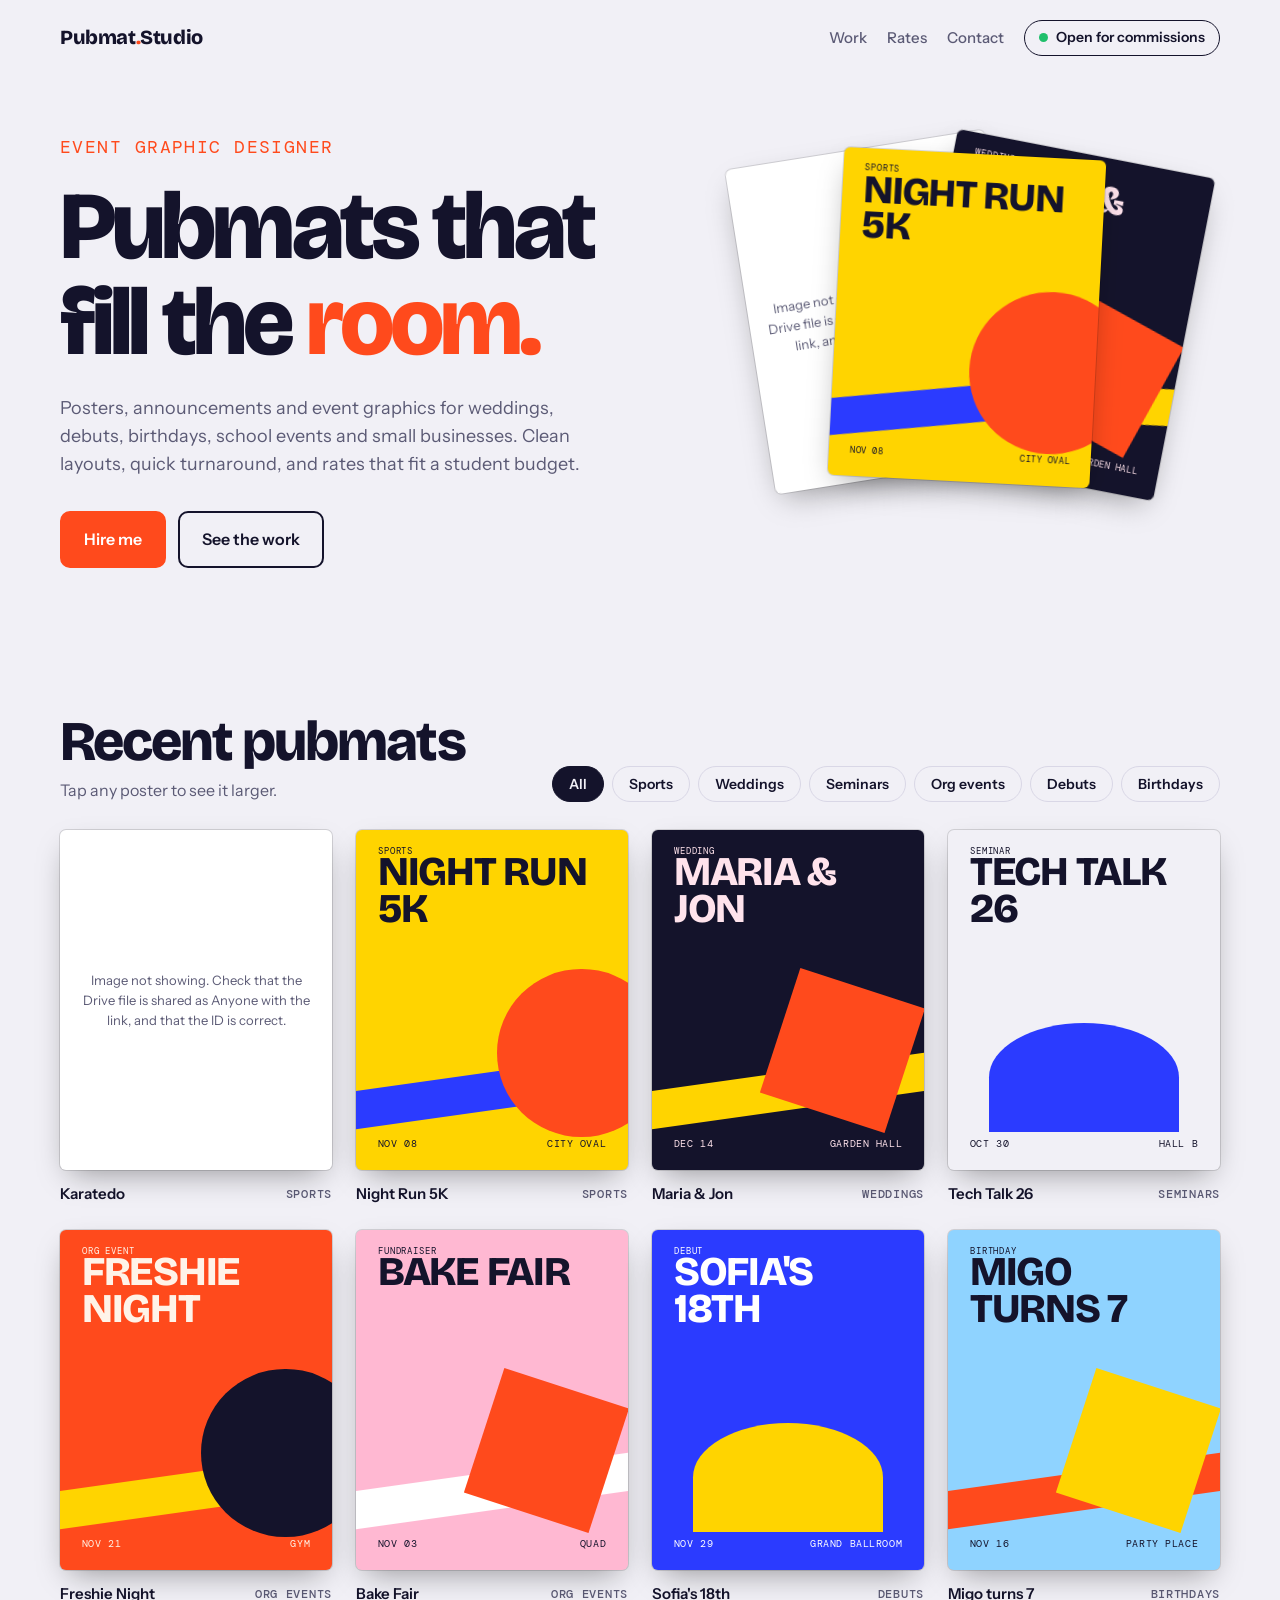
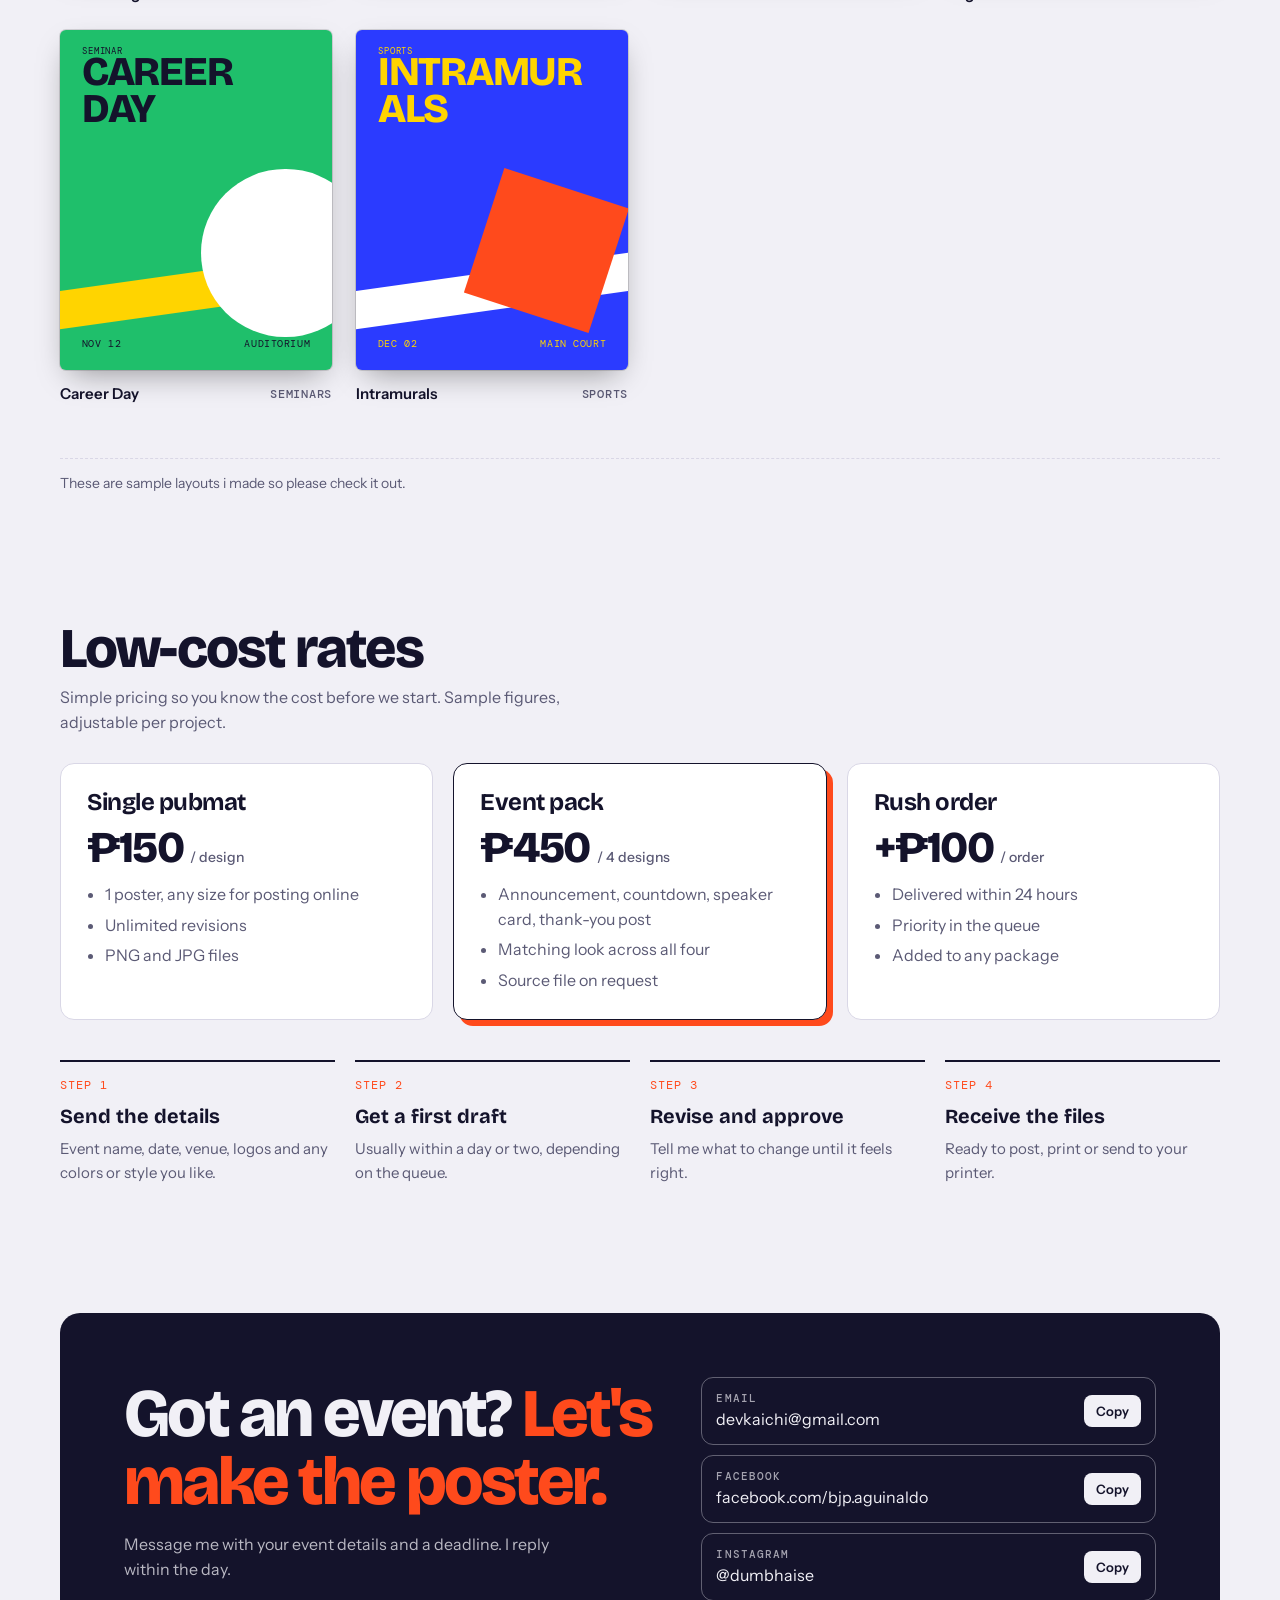
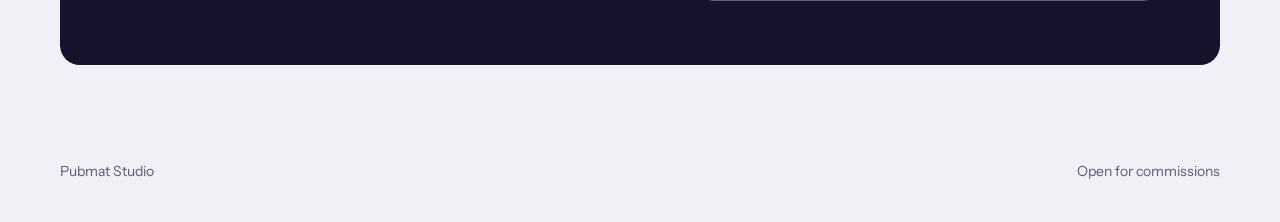
<file: index.html>
<!doctype html>
<html lang="en">
<head>
<meta charset="utf-8">
<meta name="viewport" content="width=device-width, initial-scale=1, viewport-fit=cover">
<meta name="color-scheme" content="light dark">
<title>Pubmat Studio</title>
<link rel="stylesheet" href="https://fonts.googleapis.com/css2?family=Bricolage+Grotesque:opsz,wght@12..96,500;12..96,800&family=Instrument+Sans:wght@400;500;600&family=DM+Mono:wght@400;500&display=swap">
<link rel="stylesheet" href="style.css">
</head>
<body>

<div class="wrap">
  <nav>
    <a class="brand" href="#top">Pubmat<i>.</i>Studio</a>
    <div class="links">
      <a href="#work">Work</a><a href="#rates">Rates</a><a href="#contact">Contact</a>
      <span class="status">Open for commissions</span>
    </div>
  </nav>

  <header class="hero" id="top">
    <div>
      <p class="mono" style="margin:0 0 18px;color:var(--accent)">Event graphic designer</p>
      <h1>Pubmats that fill the <em>room.</em></h1>
      <p>Posters, announcements and event graphics for weddings, debuts, birthdays, school events and small businesses. Clean layouts, quick turnaround, and rates that fit a student budget.</p>
      <div class="cta">
        <a class="btn primary" href="#contact">Hire me</a>
        <a class="btn" href="#work">See the work</a>
      </div>
    </div>
    <div class="fan" id="fan" aria-hidden="true"></div>
  </header>

  <section id="work">
    <div class="head">
      <div>
        <h2>Recent pubmats</h2>
        <p>Tap any poster to see it larger.</p>
      </div>
      <div class="filters" id="filters" role="group" aria-label="Filter by event type"></div>
    </div>
    <div class="grid" id="grid"></div>
    <p class="note">These are sample layouts i made so please check it out.</p>
  </section>

  <section id="rates">
    <div class="head">
      <div>
        <h2>Low-cost rates</h2>
        <p>Simple pricing so you know the cost before we start. Sample figures, adjustable per project.</p>
      </div>
    </div>
    <div class="rates">
      <div class="rate">
        <h3>Single pubmat</h3>
        <div class="price">₱150 <small>/ design</small></div>
        <ul><li>1 poster, any size for posting online</li><li>Unlimited revisions</li><li>PNG and JPG files</li></ul>
      </div>
      <div class="rate pick">
        <h3>Event pack</h3>
        <div class="price">₱450 <small>/ 4 designs</small></div>
        <ul><li>Announcement, countdown, speaker card, thank-you post</li><li>Matching look across all four</li><li>Source file on request</li></ul>
      </div>
      <div class="rate">
        <h3>Rush order</h3>
        <div class="price">+₱100 <small>/ order</small></div>
        <ul><li>Delivered within 24 hours</li><li>Priority in the queue</li><li>Added to any package</li></ul>
      </div>
    </div>
    <ol class="steps">
      <li><b>Send the details</b><span>Event name, date, venue, logos and any colors or style you like.</span></li>
      <li><b>Get a first draft</b><span>Usually within a day or two, depending on the queue.</span></li>
      <li><b>Revise and approve</b><span>Tell me what to change until it feels right.</span></li>
      <li><b>Receive the files</b><span>Ready to post, print or send to your printer.</span></li>
    </ol>
  </section>

  <section id="contact">
    <div class="contact">
      <div>
        <h2>Got an event? <em>Let's make the poster.</em></h2>
        <p>Message me with your event details and a deadline. I reply within the day.</p>
      </div>
      <div class="reach">
        <div class="row"><div><b>Email</b><span id="c-email">devkaichi@gmail.com</span></div><button class="copy" data-t="c-email">Copy</button></div>
        <div class="row"><div><b>Facebook</b><span id="c-fb">facebook.com/bjp.aguinaldo</span></div><button class="copy" data-t="c-fb">Copy</button></div>
        <div class="row"><div><b>Instagram</b><span id="c-ig">@dumbhaise</span></div><button class="copy" data-t="c-ig">Copy</button></div>
      </div>
    </div>
  </section>

  <footer><span>Pubmat Studio</span><span>Open for commissions</span></footer>
</div>

<div class="lb" id="lb" hidden role="dialog" aria-modal="true" aria-label="Pubmat preview">
  <div class="box">
    <div id="lbposter"></div>
    <div class="bar"><b id="lbtitle"></b><button class="x" id="lbx" aria-label="Close preview">×</button></div>
  </div>
</div>

<script src="works.js"></script>
<script src="script.js"></script>

</body>
</html>
</file>
<file: style.css>
/* Layout: print-shop poster wall. Big type hero with a fanned stack of pubmats, filterable gallery with lightbox, plain rate cards, copyable contact. */
:root{
  --bg:#F1F0F6; --surface:#FFFFFF; --fg:#14132B; --muted:#5B5A75; --line:#D9D7E6;
  --accent:#FF4A1C; --accent-fg:#FFFFFF; --blue:#2B3BFF;
  --display:"Bricolage Grotesque","Arial Black",system-ui,sans-serif;
  --body:"Instrument Sans",system-ui,-apple-system,"Segoe UI",sans-serif;
  --mono:"DM Mono",ui-monospace,Menlo,monospace;
}
@media (prefers-color-scheme: dark){:root:not([data-theme="light"]){
  --bg:#0E0D1A; --surface:#181730; --fg:#F0EFFA; --muted:#A3A2BE; --line:#2C2A4A;
  --accent:#FF6A3D; --accent-fg:#14132B; --blue:#7C88FF; color-scheme:dark}}
:root[data-theme="dark"]{
  --bg:#0E0D1A; --surface:#181730; --fg:#F0EFFA; --muted:#A3A2BE; --line:#2C2A4A;
  --accent:#FF6A3D; --accent-fg:#14132B; --blue:#7C88FF; color-scheme:dark}

*{box-sizing:border-box}
body{background:var(--bg);color:var(--fg);font-family:var(--body);font-size:16px;line-height:1.55;
  padding-block:0;padding-left:max(16px,env(safe-area-inset-left,0px));padding-right:max(16px,env(safe-area-inset-right,0px))}
.wrap{max-width:1160px;margin-inline:auto}
a{color:inherit}
:focus-visible{outline:3px solid var(--blue);outline-offset:3px;border-radius:4px}
h1,h2,h3{font-family:var(--display);margin:0;text-wrap:balance;line-height:1}
.mono{font-family:var(--mono);font-size:12px;letter-spacing:.08em;text-transform:uppercase}

/* nav */
nav{display:flex;justify-content:space-between;align-items:center;gap:16px;padding-block:20px;flex-wrap:wrap}
.brand{font-family:var(--display);font-weight:800;font-size:20px;letter-spacing:-.02em;text-decoration:none}
.brand i{color:var(--accent);font-style:normal}
nav .links{display:flex;gap:20px;align-items:center;flex-wrap:wrap}
nav .links a{text-decoration:none;font-weight:500;font-size:15px;color:var(--muted)}
nav .links a:hover{color:var(--fg)}
.status{display:inline-flex;align-items:center;gap:8px;border:1.5px solid var(--fg);border-radius:999px;padding:6px 14px;font-weight:600;font-size:14px}
.status::before{content:"";width:9px;height:9px;border-radius:50%;background:#1FBF6B;box-shadow:0 0 0 0 #1FBF6B88;animation:pulse 2.2s infinite}
@keyframes pulse{70%{box-shadow:0 0 0 8px #1FBF6B00}100%{box-shadow:0 0 0 0 #1FBF6B00}}

/* hero */
.hero{display:grid;grid-template-columns:1.1fr .9fr;gap:40px;align-items:center;padding-block:40px 72px}
.hero h1{font-weight:800;font-size:clamp(44px,8vw,96px);letter-spacing:-.04em}
.hero h1 em{font-style:normal;color:var(--accent)}
.hero p{max-width:46ch;color:var(--muted);font-size:18px;margin:24px 0 32px}
.cta{display:flex;gap:12px;flex-wrap:wrap}
.btn{display:inline-flex;align-items:center;gap:8px;padding:14px 22px;border-radius:10px;font-weight:600;text-decoration:none;border:2px solid var(--fg);
  transition:transform .18s cubic-bezier(.2,.8,.2,1),box-shadow .18s cubic-bezier(.2,.8,.2,1);cursor:pointer;font-family:var(--body);font-size:16px;background:transparent;color:var(--fg)}
.btn.primary{background:var(--accent);color:var(--accent-fg);border-color:var(--accent)}
.btn:hover{transform:translate(-2px,-2px);box-shadow:4px 4px 0 var(--fg)}
.btn:active{transform:translate(0,0);box-shadow:none}
.fan{position:relative;height:clamp(300px,42vw,470px)}
.fan .poster{position:absolute;width:52%;left:24%;top:4%;transition:transform .35s cubic-bezier(.2,.8,.2,1)}
.fan .poster:nth-child(1){transform:rotate(-9deg) translateX(-34%);animation:in 0.7s .05s both cubic-bezier(.2,.8,.2,1)}
.fan .poster:nth-child(2){transform:rotate(3deg) translateY(6%);z-index:2;animation:in 0.7s .15s both cubic-bezier(.2,.8,.2,1)}
.fan .poster:nth-child(3){transform:rotate(11deg) translateX(34%);animation:in 0.7s .25s both cubic-bezier(.2,.8,.2,1)}
.fan:hover .poster:nth-child(1){transform:rotate(-13deg) translateX(-42%)}
.fan:hover .poster:nth-child(3){transform:rotate(15deg) translateX(42%)}
@keyframes in{from{translate:0 24px}to{translate:0 0}}

/* posters (artwork, fixed colors) */
.poster{aspect-ratio:4/5;border-radius:6px;overflow:hidden;position:relative;container-type:inline-size;box-shadow:0 12px 30px -10px #0006,0 0 0 1px #0002;color:var(--pfg);background:var(--pbg)}
.poster .t{position:absolute;left:8cqw;right:8cqw;top:9cqw;font-family:var(--display);font-weight:800;font-size:15cqw;line-height:.9;letter-spacing:-.03em;text-transform:uppercase;z-index:2;overflow-wrap:anywhere}
.poster .k{position:absolute;left:8cqw;top:5cqw;font-family:var(--mono);font-size:3.4cqw;letter-spacing:.1em;text-transform:uppercase;z-index:2}
.poster .m{position:absolute;left:8cqw;right:8cqw;bottom:7cqw;display:flex;justify-content:space-between;gap:8px;font-family:var(--mono);font-size:3.6cqw;text-transform:uppercase;letter-spacing:.06em;z-index:2}
.poster .s1{position:absolute;border-radius:50%;background:var(--pac);width:62cqw;height:62cqw;right:-14cqw;bottom:12cqw}
.poster .s2{position:absolute;background:var(--pac2);width:100%;height:14cqw;left:0;bottom:22cqw;transform:rotate(-8deg) scaleX(1.3)}
.poster.v2 .s1{border-radius:0;transform:rotate(18deg);width:48cqw;height:48cqw;right:6cqw;bottom:20cqw}
.poster.v3 .s1{border-radius:50% 50% 0 0;width:70cqw;height:40cqw;right:auto;left:15cqw;bottom:14cqw}
.poster.v3 .s2{display:none}

/* sections */
section{padding-block:56px}
.head{display:flex;justify-content:space-between;align-items:end;gap:20px;flex-wrap:wrap;margin-bottom:28px}
.head h2{font-weight:800;font-size:clamp(32px,5vw,56px);letter-spacing:-.035em}
.head p{margin:8px 0 0;color:var(--muted);max-width:52ch}
.filters{display:flex;gap:8px;flex-wrap:wrap}
.chip{font-family:var(--body);font-weight:600;font-size:14px;padding:8px 16px;border-radius:999px;border:1.5px solid var(--line);background:transparent;color:var(--fg);cursor:pointer;transition:background .15s,border-color .15s,color .15s}
.chip:hover{border-color:var(--fg)}
.chip[aria-pressed="true"]{background:var(--fg);color:var(--bg);border-color:var(--fg)}
.grid{display:grid;grid-template-columns:repeat(auto-fill,minmax(240px,1fr));grid-auto-rows:10px;grid-auto-flow:row dense;column-gap:24px;row-gap:0;align-items:start}
.card.wide{grid-column:span 2}
.card{background:none;border:0;padding:0;text-align:left;cursor:pointer;color:inherit;font:inherit;min-width:0}
.card .poster{transition:transform .3s cubic-bezier(.2,.8,.2,1),box-shadow .3s cubic-bezier(.2,.8,.2,1)}
.card:hover .poster{transform:translateY(-6px) rotate(-.8deg);box-shadow:0 22px 36px -12px #0007,0 0 0 1px #0002}
.card .cap{display:flex;justify-content:space-between;gap:10px;margin-top:12px;font-weight:600;font-size:15px}
.card .cap span:last-child{color:var(--muted);font-weight:500;font-family:var(--mono);font-size:12px;text-transform:uppercase;letter-spacing:.06em;padding-top:3px}
.card.rise{animation:in .5s both cubic-bezier(.2,.8,.2,1)}
.note{margin-top:28px;font-size:14px;color:var(--muted);border-top:1px dashed var(--line);padding-top:14px}

/* rates */
.rates{display:grid;grid-template-columns:repeat(auto-fit,minmax(240px,1fr));gap:20px}
.rate{background:var(--surface);border:1.5px solid var(--line);border-radius:14px;padding:26px;display:flex;flex-direction:column;gap:12px;min-width:0}
.rate.pick{border-color:var(--fg);box-shadow:6px 6px 0 var(--accent)}
.rate h3{font-size:24px;letter-spacing:-.02em}
.rate .price{font-family:var(--display);font-weight:800;font-size:44px;letter-spacing:-.04em;line-height:1}
.rate .price small{font-family:var(--body);font-weight:500;font-size:14px;color:var(--muted);letter-spacing:0}
.rate ul{margin:0;padding-left:18px;color:var(--muted);display:grid;gap:6px}
.steps{display:grid;grid-template-columns:repeat(auto-fit,minmax(200px,1fr));gap:20px;margin-top:40px;counter-reset:s;padding:0;list-style:none}
.steps li{counter-increment:s;border-top:2px solid var(--fg);padding-top:14px;min-width:0}
.steps li::before{content:"Step " counter(s);font-family:var(--mono);font-size:12px;text-transform:uppercase;letter-spacing:.08em;color:var(--accent);display:block;margin-bottom:6px}
.steps b{display:block;font-family:var(--display);font-size:20px;margin-bottom:4px}
.steps span{color:var(--muted);font-size:15px}

/* contact */
.contact{background:var(--fg);color:var(--bg);border-radius:20px;padding:clamp(28px,5vw,64px);display:grid;grid-template-columns:1.2fr 1fr;gap:32px;align-items:center}
.contact h2{font-weight:800;font-size:clamp(34px,6vw,68px);letter-spacing:-.04em}
.contact h2 em{font-style:normal;color:var(--accent)}
.contact p{color:inherit;opacity:.75;max-width:40ch}
.reach{display:grid;gap:10px;min-width:0}
.reach .row{display:flex;align-items:center;justify-content:space-between;gap:12px;border:1.5px solid color-mix(in srgb,var(--bg) 35%,transparent);border-radius:12px;padding:12px 14px;min-width:0}
.reach .row div{min-width:0}
.reach .row b{display:block;font-family:var(--mono);font-size:11px;letter-spacing:.1em;text-transform:uppercase;opacity:.65;font-weight:500}
.reach .row span{overflow-wrap:anywhere}
.copy{flex:none;font-family:var(--body);font-weight:600;font-size:13px;background:var(--bg);color:var(--fg);border:0;border-radius:8px;padding:8px 12px;cursor:pointer}
footer{padding-block:40px max(40px,env(safe-area-inset-bottom,0px));display:flex;justify-content:space-between;gap:12px;flex-wrap:wrap;color:var(--muted);font-size:14px}

/* lightbox */
.lb{position:fixed;inset:0;z-index:50;background:color-mix(in srgb,var(--bg) 82%,transparent);backdrop-filter:blur(10px);display:grid;place-items:center;
  padding:max(16px,env(safe-area-inset-top,0px)) max(16px,env(safe-area-inset-right,0px)) max(16px,env(safe-area-inset-bottom,0px)) max(16px,env(safe-area-inset-left,0px));animation:fade .2s both}
.lb[hidden]{display:none!important}
@keyframes fade{from{opacity:0}}
.lb .box{width:min(440px,100%);max-height:100%;display:grid;gap:14px;animation:pop .3s both cubic-bezier(.2,.8,.2,1)}
@keyframes pop{from{transform:scale(.94) translateY(10px);opacity:0}}
.lb .poster{max-height:68vh;margin-inline:auto;width:auto;height:100%;max-width:100%}
.lb .bar{display:flex;justify-content:space-between;align-items:center;gap:12px}
.lb .bar b{font-family:var(--display);font-size:20px}
.lb .x{width:44px;height:44px;border-radius:50%;border:2px solid var(--fg);background:var(--bg);color:var(--fg);font-size:20px;cursor:pointer;line-height:1}

@media (max-width:820px){
  .hero{grid-template-columns:1fr;padding-block:20px 48px}
  .contact{grid-template-columns:1fr}
}
@media (prefers-reduced-motion:reduce){
  *,*::before,*::after{animation:none!important;transition:none!important}
}
body{margin:0}

/* photos from Google Drive */
.poster.img{aspect-ratio:4/5;background:var(--surface)}
.poster.img.loaded{aspect-ratio:auto}
.poster.img img{display:block;width:100%;height:auto}
.poster.img.broken{aspect-ratio:4/5;display:grid;place-items:center;padding:16px;text-align:center;font-size:13px;color:var(--muted)}
.fan .poster.img{aspect-ratio:4/5}
.fan .poster.img img{height:100%;object-fit:cover}
.lb .box{transition:width .25s}
.lb.wide .box{width:min(980px,100%)}
.lb .poster.img{height:auto;width:100%;max-height:none}
.lb .poster.img img{max-height:70vh;object-fit:contain;margin-inline:auto}
@media (max-width:560px){.card.wide{grid-column:span 1}}
</file>
